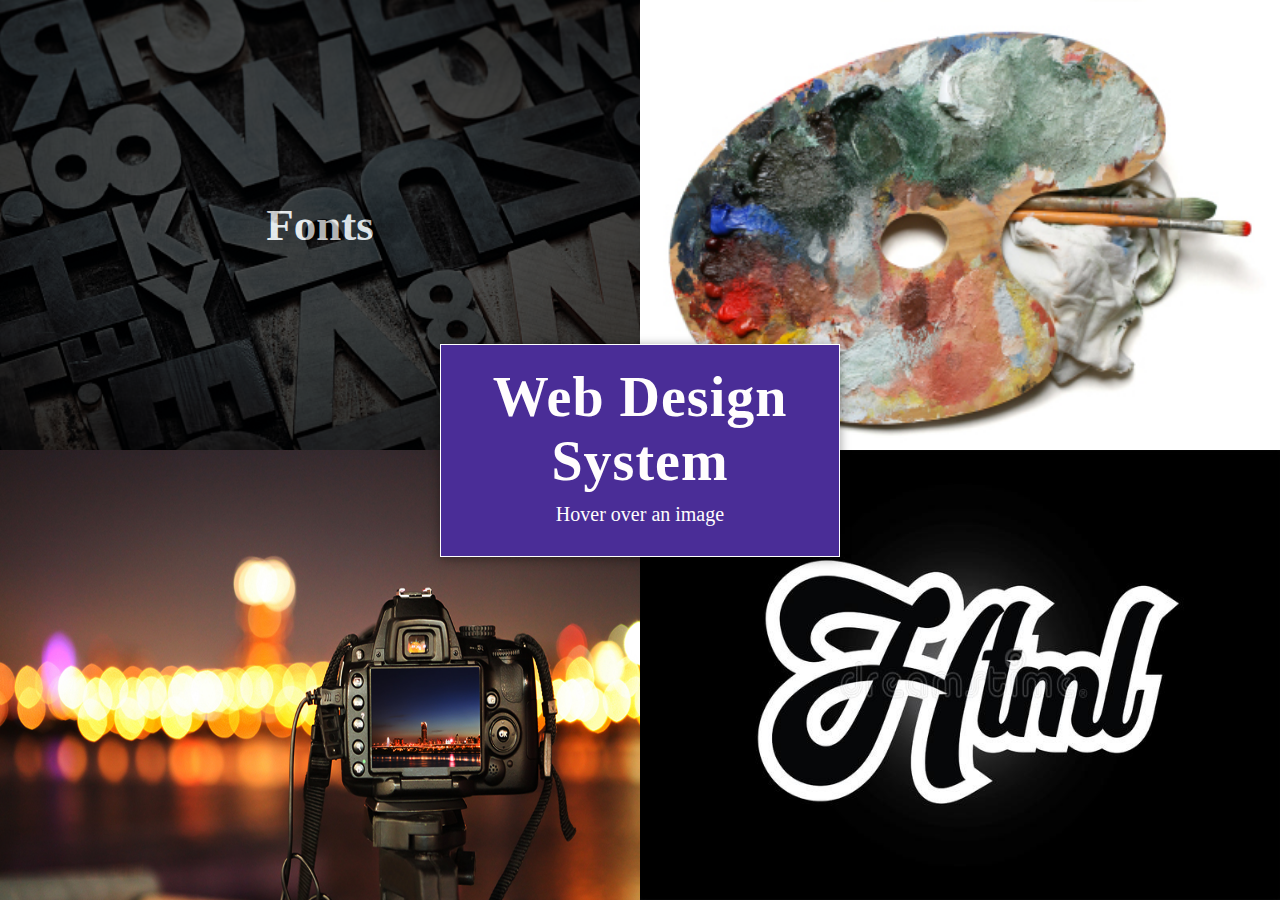
<file: index.html>
<!DOCTYPE html>
<html lang="en">
<head>
    <meta charset="UTF-8">
    <meta http-equiv="X-UA-Compatible" content="IE=edge">
    <meta name="viewport" content="width=device-width, initial-scale=1.0">
    <link rel="stylesheet" type="text/css" href="./css/styles.css" />
    <title>Document</title>
</head>
<body>
    <div class="container">
        <div id="content">
            <h1>Web Design System</h1>
            <p>Hover over an image</p>
        </div>
        <main id="main">
            <section id="text">
                <img src="./img/fonts.jpg" alt="fonts"/>
                <a href="./text.html">
                    <div class="overlay">
                        <h1>Fonts</h1>
                    </div>
                </a>
            </section>
            <section id="colour">
                <img src="./img/mixing-paint-colors-palette.jpg" alt="colors"/>
                <a href="./color.html">
                    <div class="overlay">
                        <h1>Colour</h1>
                    </div>
                </a>
            </section>
            <section id="images">
                <img src="./img/image.jpg" alt="images"/>  
                <a href="./images.html">
                    <div class="overlay">
                        <h1>Images</h1>
                    </div>
                </a>
            </section>
            <section id="soon">
                <img src="./img/black-white-html-hand-written-word-text-typography-logo-icon-design-iocn-color-can-be-used-branding-card-147084550.jpg" alt="colors"/>
                <a href="./text.html">
                    <div class="overlay">
                        <h1>Typography</h1>
                    </div>
                </a>
            </section>
        </main>
    </div>
</body>
</html>
</file>
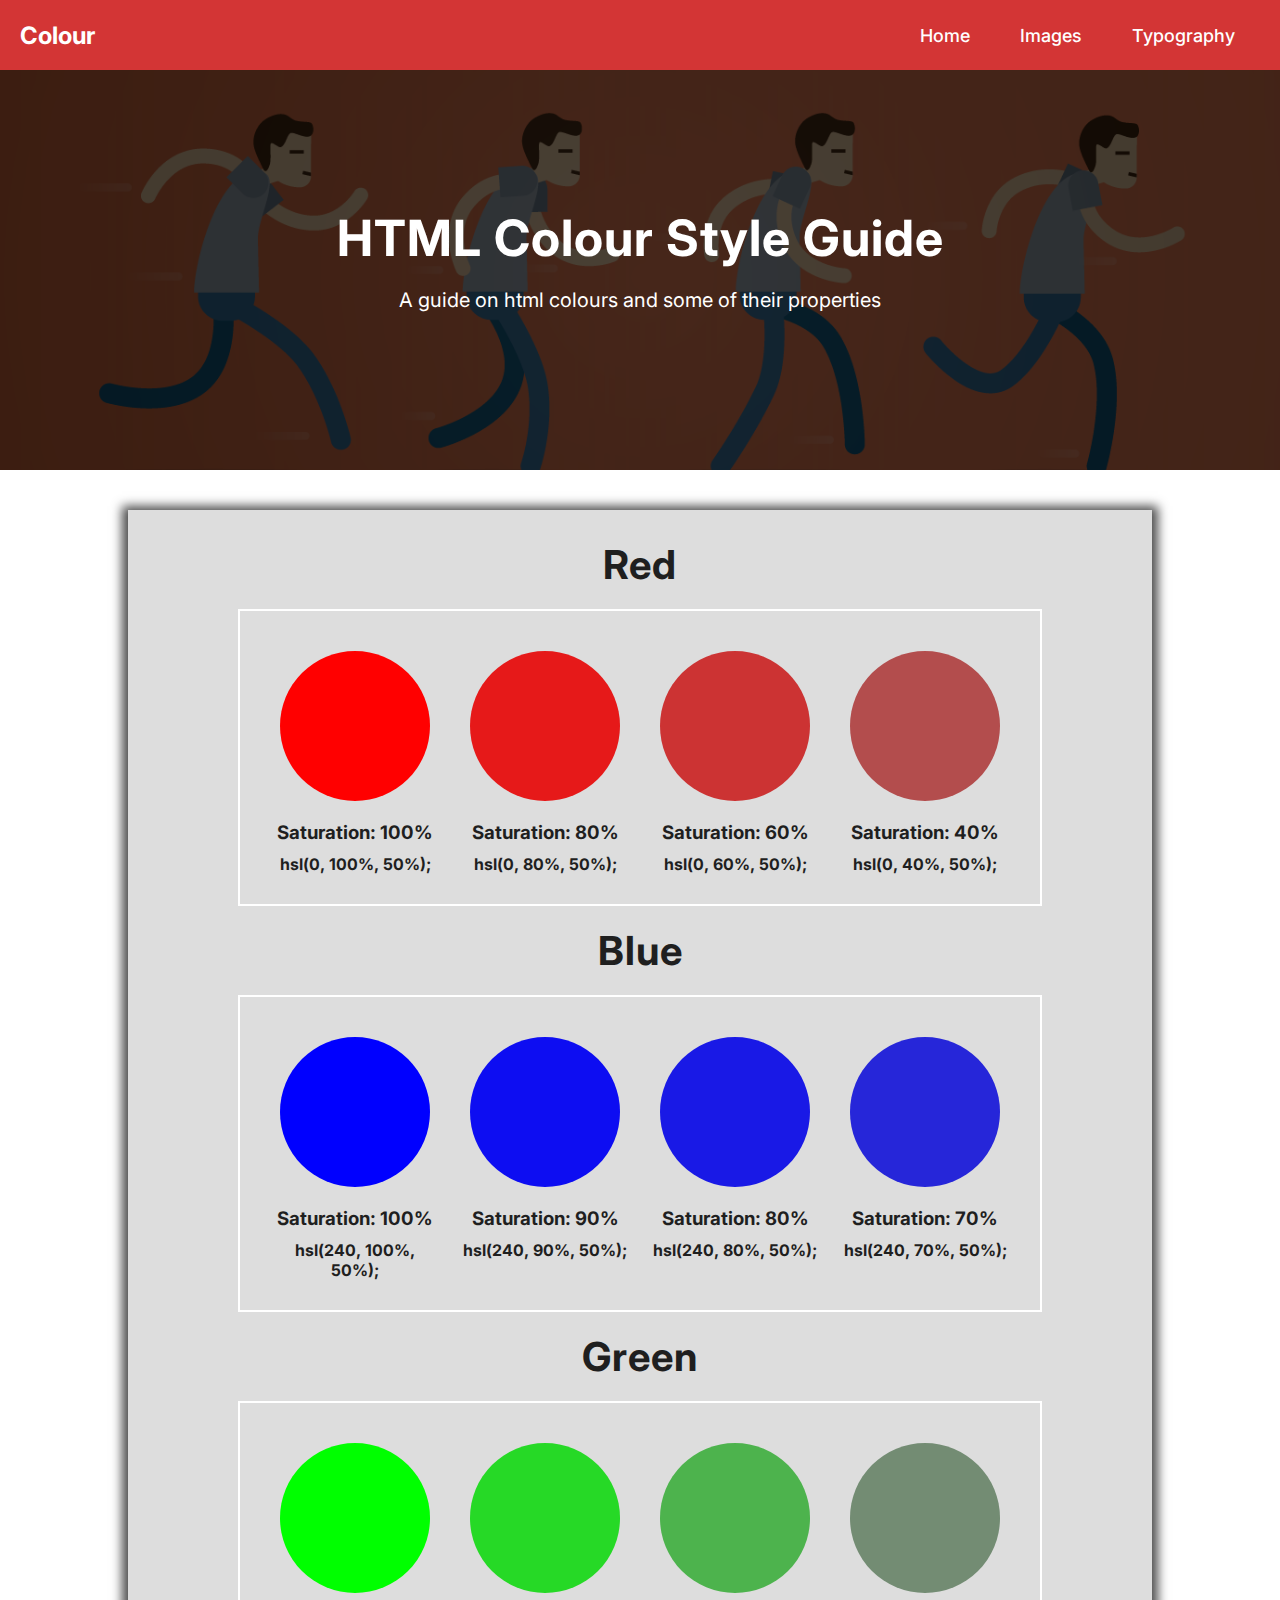
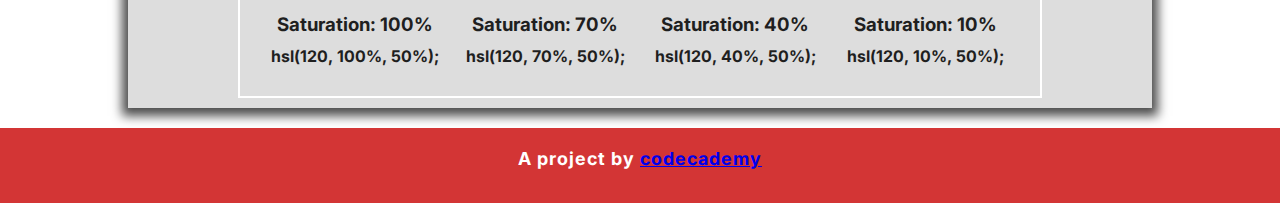
<file: color.html>
<!DOCTYPE html>
<html lang="en">
<head>
    <meta charset="UTF-8">
    <meta http-equiv="X-UA-Compatible" content="IE=edge">
    <meta name="viewport" content="width=device-width, initial-scale=1.0">
    <link rel="stylesheet" type="text/css" href="./css/style.css">
    <title>Colours</title>
</head>
<body>
    <header id="header">
        <div class="logo">
            <h2>Colour</h2>
        </div>
        <nav id="navbar">
            <ul>
                <li><a href="index.html">Home</a></li>
                <li><a href="images.html">Images</a></li>
                <li><a href="text.html">Typography</a></li>
            </ul>
        </nav>
    </header>
    <main id="main-content">
        <section id="hero-section">
            <h1>HTML Colour Style Guide</h1>
            <p>A guide on html colours and some of their properties</p>
        </section>
        <section id="content">
            <h2>Red</h2>
            <div class="color red">
                <figure>
                    <div class="display red-1"></div>
                    <figcaption>
                        <h3>Saturation: 100%</h3>
                        <p><strong>hsl(0, 100%, 50%);</strong></p>
                    </figcaption>
                </figure>
                <figure>
                    <div class="display red-2"></div>
                    <figcaption>
                        <h3>Saturation: 80%</h3>
                        <p><strong>hsl(0, 80%, 50%);</strong></p>
                    </figcaption>
                </figure>
                <figure>    
                    <div class="display red-3"></div>
                    <figcaption>
                        <h3>Saturation: 60%</h3>
                        <p><strong>hsl(0, 60%, 50%);</strong></p>
                    </figcaption>
                </figure>
                <figure>
                    <div class="display red-4"></div>
                    <figcaption>
                        <h3>Saturation: 40%</h3>
                        <p><strong>hsl(0, 40%, 50%);</strong></p>
                    </figcaption>
                </figure>
            </div>
            <h2>Blue</h2>
            <div class="color blue">
                <figure>
                    <div class="display blue-1"></div>
                <figcaption>
                    <h3>Saturation: 100%</h3>
                    <p><strong>hsl(240, 100%, 50%);</strong></p>
                </figcaption>
                </figure>
                <figure>
                    <div class="display blue-2"></div>
                    <figcaption>
                        <h3>Saturation: 90%</h3>
                        <p><strong>hsl(240, 90%, 50%);</strong></p>
                    </figcaption>
                </figure>
                <figure>    
                    <div class="display blue-3"></div>
                    <figcaption>
                        <h3>Saturation: 80%</h3>
                        <p><strong>hsl(240, 80%, 50%);</strong></p>
                    </figcaption>
                </figure>
                <figure>
                    <div class="display blue-4"></div>
                    <figcaption>
                        <h3>Saturation: 70%</h3>
                        <p><strong>hsl(240, 70%, 50%);</strong></p>
                    </figcaption>
                </figure>
            </div>
            <h2>Green</h2>
            <div class="color green">
                <figure>
                    <div class="display green-1"></div>
                <figcaption>
                    <h3>Saturation: 100%</h3>
                    <p><strong>hsl(120, 100%, 50%);</strong></p>
                </figcaption>
                </figure>
                <figure>
                    <div class="display green-2"></div>
                    <figcaption>
                        <h3>Saturation: 70%</h3>
                        <p><strong>hsl(120, 70%, 50%);</strong></p>
                    </figcaption>
                </figure>
                <figure>    
                    <div class="display green-3"></div>
                    <figcaption>
                        <h3>Saturation: 40%</h3>
                        <p><strong>hsl(120, 40%, 50%);</strong></p>
                    </figcaption>
                </figure>
                <figure>
                    <div class="display green-4"></div>
                    <figcaption>
                        <h3>Saturation: 10%</h3>
                        <p><strong>hsl(120, 10%, 50%);</strong></p>
                    </figcaption>
                </figure>
            </div>
        </section>
    </main>
    <footer id="footer">
        <h4>A project by <a href="https://www.codecademy.com" target="_blank">codecademy</a></h4>
    </footer>
</body>
</html>
</file>
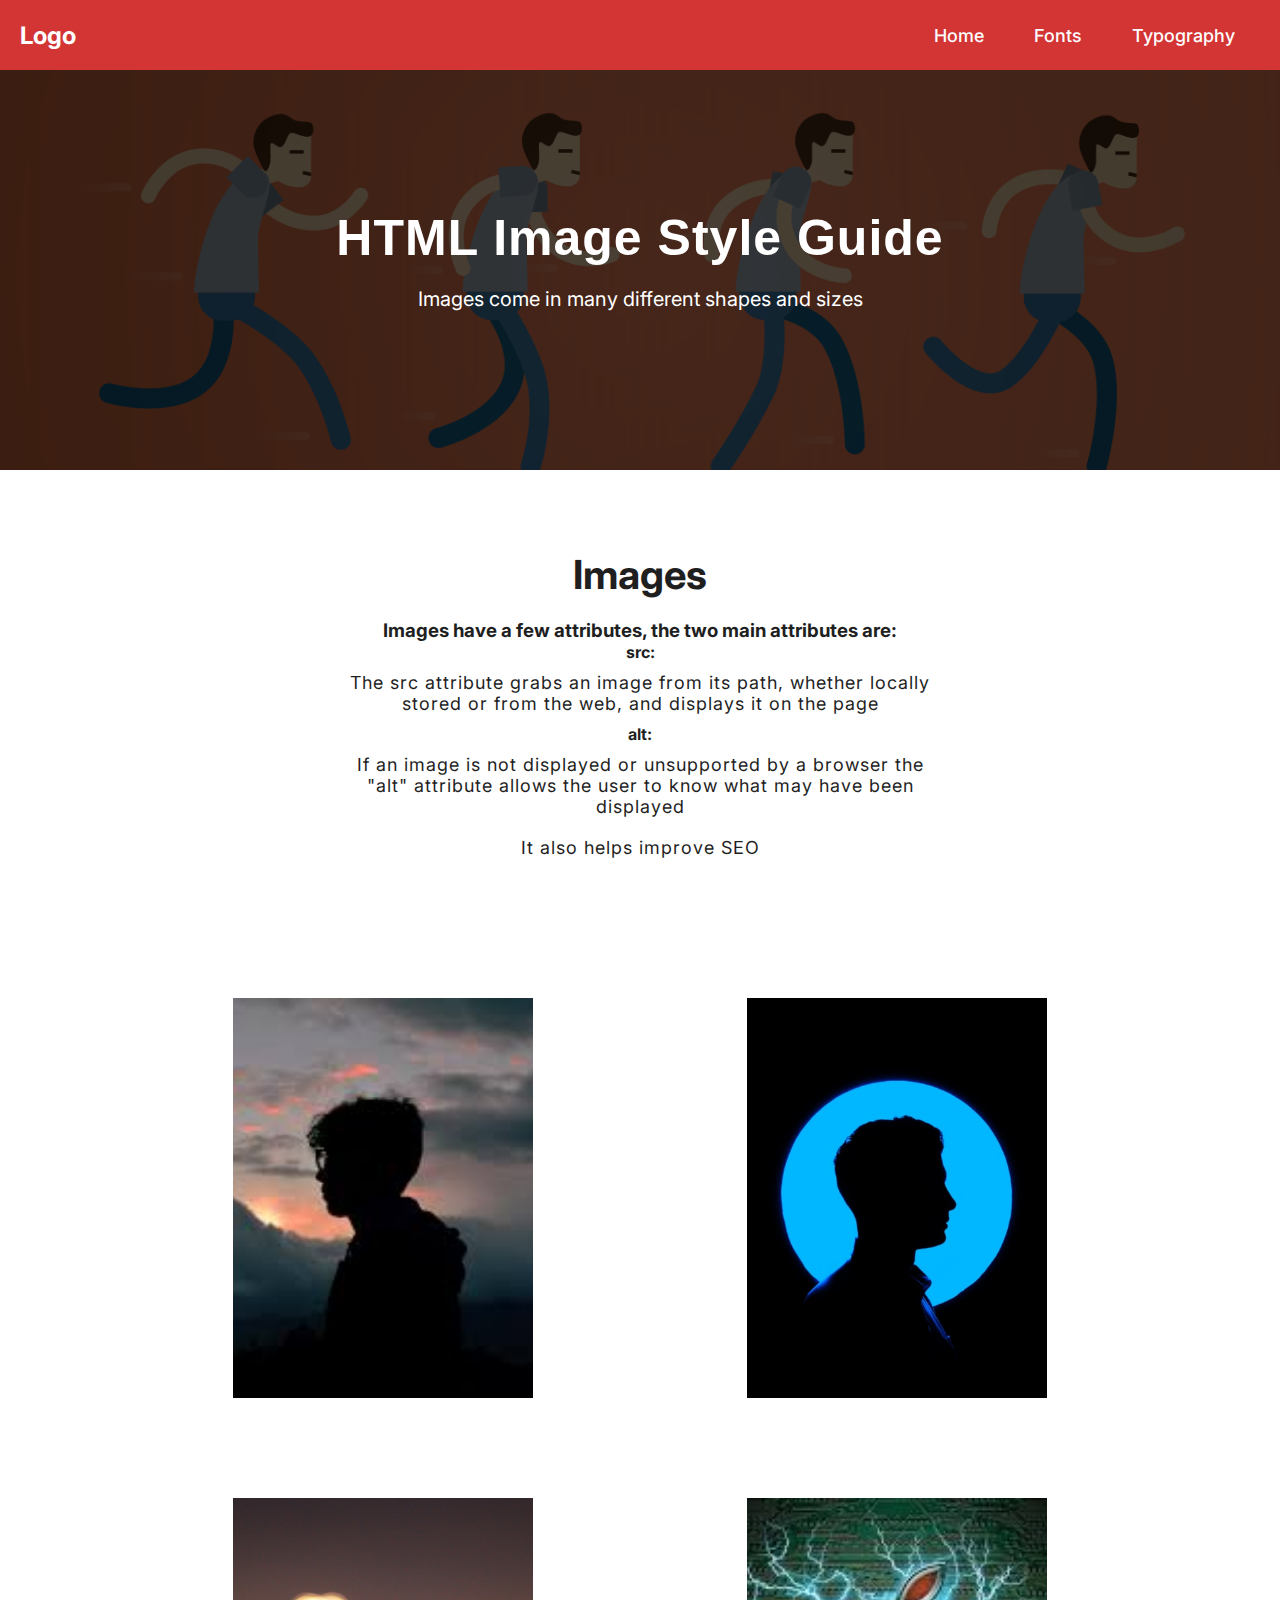
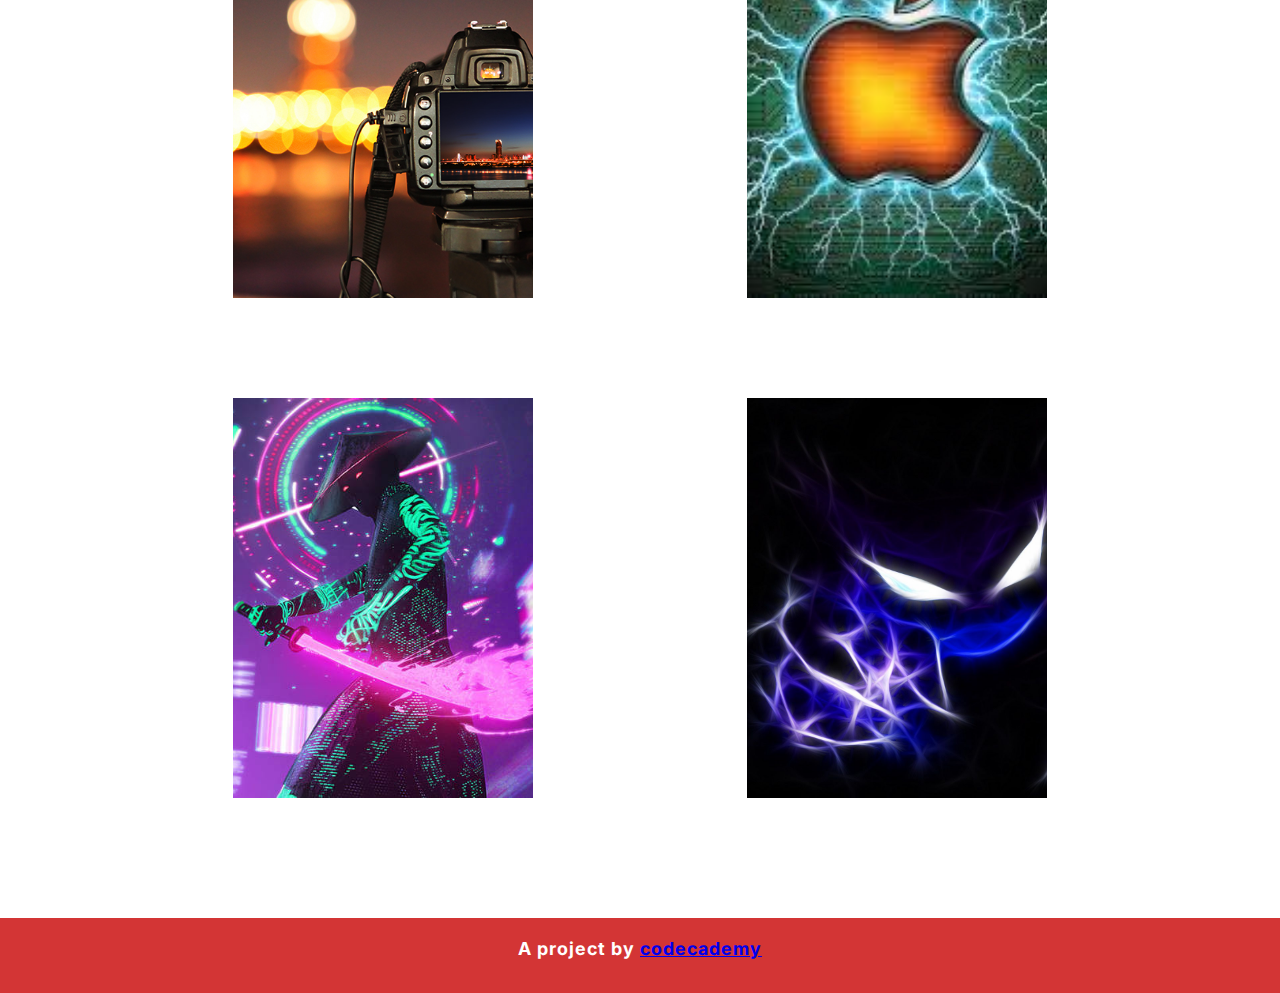
<file: images.html>
<!DOCTYPE html>
<html lang="en">
<head>
    <meta charset="UTF-8">
    <meta http-equiv="X-UA-Compatible" content="IE=edge">
    <meta name="viewport" content="width=device-width, initial-scale=1.0">
    <link rel="stylesheet" type="text/css" href="./css/images.css" />
    <link rel="stylesheet" type="text/css" href="./css/style.css" />
    <title>Document</title>
</head>
<body>
    <header id="header">
        <div class="logo">
            <h2>Logo</h2>
        </div>
        <nav id="navbar">
            <ul>
                <li><a href="index.html">Home</a></li>
                <li><a href="font.html">Fonts</a></li>
                <li><a href="text.html">Typography</a></li>
            </ul>
        </nav>
    </header>
    <main>
        <section id="hero-section">
            <h1>HTML Image Style Guide</h1>
            <p>Images come in many different shapes and sizes</p>
        </section>
        <section id="main-section">
            <h2>Images</h2>
            <div class="info">
                <ul>
                    <h3>Images have a few attributes, the two main attributes are:</h3>
                    <li><h4>src:</h4> <p>The src attribute grabs an image from its path, whether locally stored or from the web, and displays it on the page</p></li>
                    <li><h4>alt:</h4> <p>If an image is not displayed or unsupported by a browser the "alt" attribute allows the user to know what may have been displayed</p>
                    <p>It also helps improve SEO</p></li>
                </ul>
            </div>
            <div class="card-section">
                <div class="card card-1"></div>
                <div class="card card-2"></div>
                <div class="card card-3"></div>
                <div class="card card-4"></div>
                <div class="card card-5"></div>
                <div class="card card-6"></div>
            </div>
        </section>
    </main>
    <footer id="footer">
        <h4>A project by <a href="https://www.codecademy.com" target="_blank">codecademy</a></h4>
    </footer>
</body>
</html>
</file>
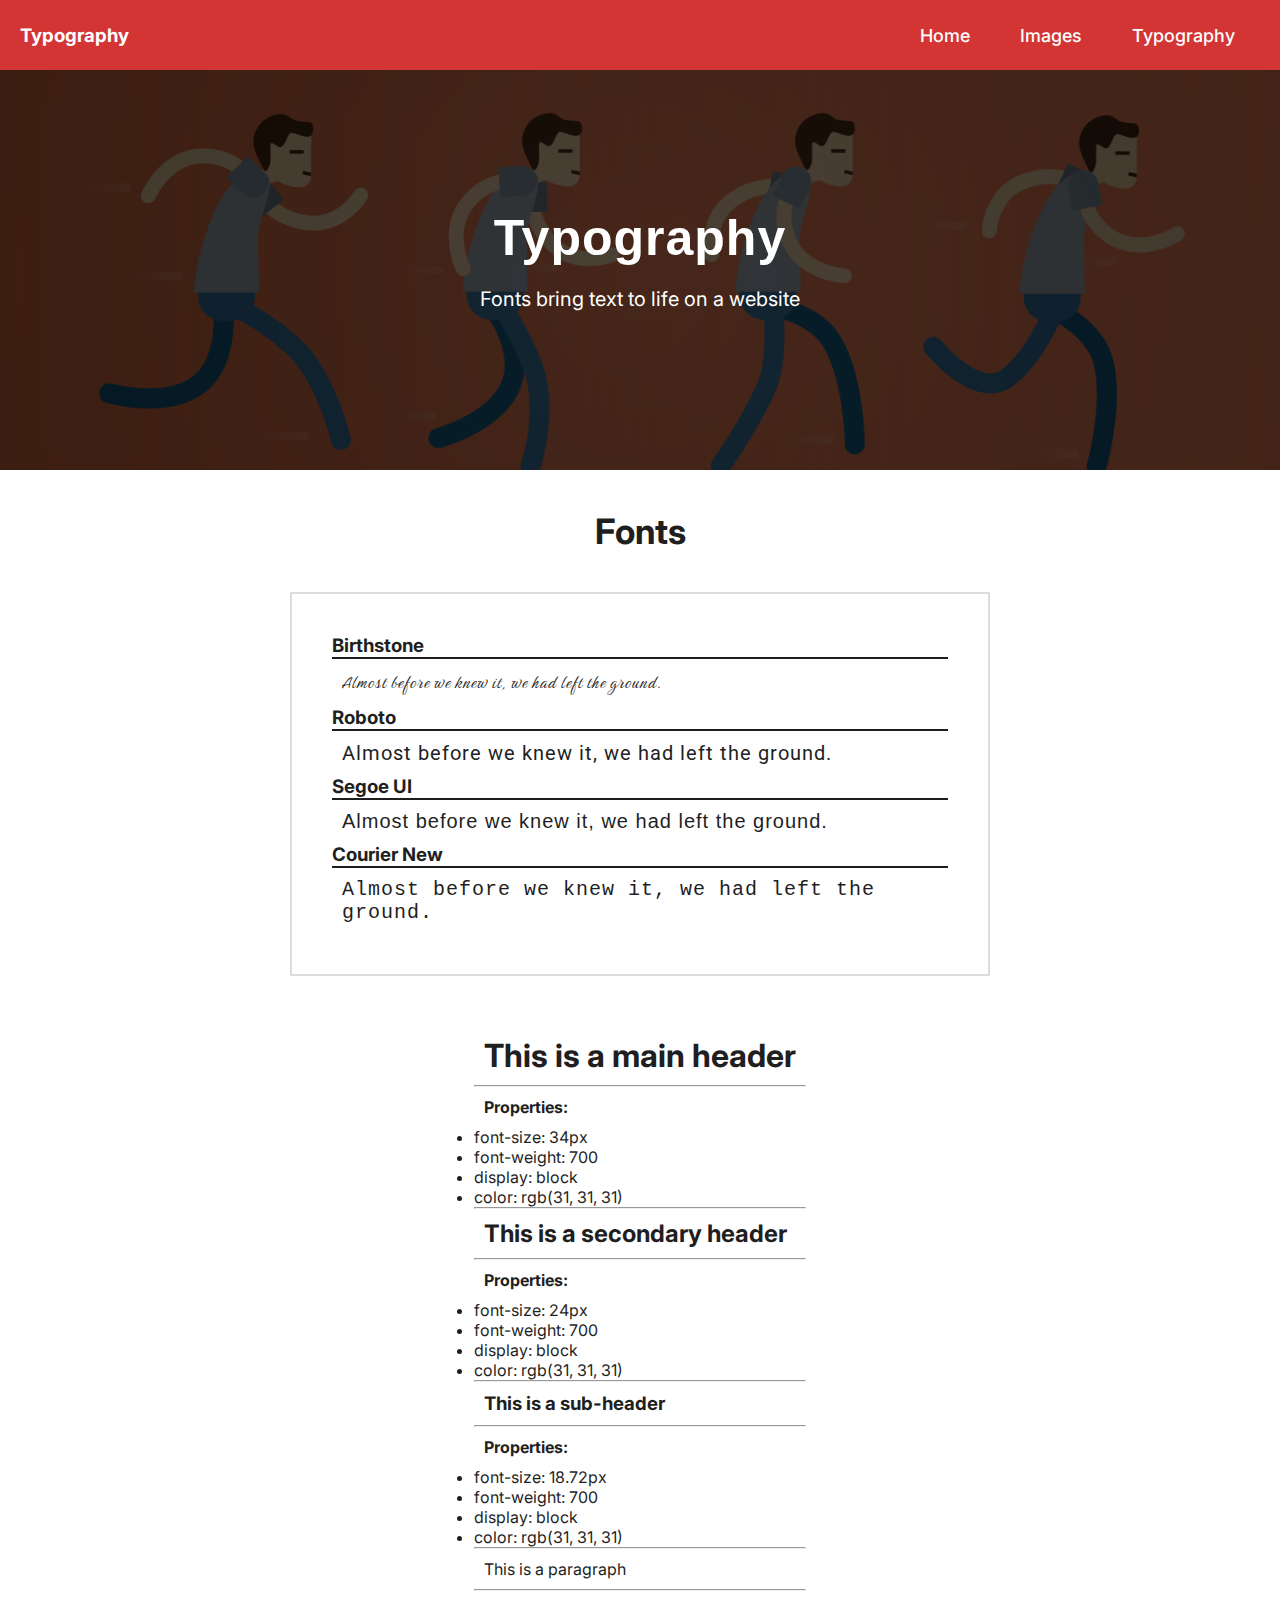
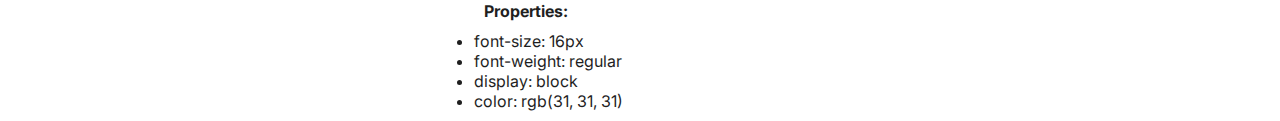
<file: text.html>
<!DOCTYPE html>
<html lang="en">
<head>
    <meta charset="UTF-8">
    <meta http-equiv="X-UA-Compatible" content="IE=edge">
    <meta name="viewport" content="width=device-width, initial-scale=1.0">
    <link rel="stylesheet" type="text/css" href="./css/images.css" />
    <link rel="stylesheet" type="text/css" href="./css/style.css" />
    <link rel="stylesheet" type="text/css" href="./css/font.css">    
    <title>Document</title>
</head>
<body>
    <header id="header">
        <div class="logo">
            <h3>Typography</h3>
        </div>
        <nav id="navbar">
            <ul>
                <li><a href="index.html">Home</a></li>
                <li><a href="images.html">Images</a></li>
                <li><a href="text.html">Typography</a></li>
            </ul>
        </nav>
    </header>
    <main id="main">
        <section id="hero-section">
            <h1>Typography</h1>
            <p>Fonts bring text to life on a website</p>
        </section>
        <section id="fonts-section">
            <h2>Fonts</h2>
            <div class="fonts">
                <h3 class="font-header">Birthstone</h3>
                <p class="font-1">Almost before we knew it, we had left the ground.</p>
                <h3 class="font-header">Roboto</h3>
                <p class="font-2">Almost before we knew it, we had left the ground.</p>
                <h3 class="font-header">Segoe UI</h3>
                <p class="font-3 sentence">Almost before we knew it, we had left the ground.</p>
                <h3 class="font-header">Courier New</h3>
                <p class="font-4">Almost before we knew it, we had left the ground.</p>
            </div>
        </section>
        <section id="typography">
            <div class="typo">
                <h1>This is a main header</h1>
                <hr/>
                <h4>Properties:</h4>
                <ul>
                    <li>font-size: 34px</li>
                    <li>font-weight: 700</li>
                    <li>display: block</li>
                    <li>color: rgb(31, 31, 31)</li>
                </ul>
                <hr/>
                <h2>This is a secondary header</h2>
                <hr/>
                <h4>Properties:</h4>
                <ul>
                    <li>font-size: 24px</li>
                    <li>font-weight: 700</li>
                    <li>display: block</li>
                    <li>color: rgb(31, 31, 31)</li>
                </ul>
                <hr/>
                <h3>This is a sub-header</h3>
                <hr/>
                <h4>Properties:</h4>
                <ul>
                    <li>font-size: 18.72px</li>
                    <li>font-weight: 700</li>
                    <li>display: block</li>
                    <li>color: rgb(31, 31, 31)</li>
                </ul>
                <hr/>
                <p>This is a paragraph</p>
                <hr/>
                <h4>Properties:</h4>
                <ul>
                    <li>font-size: 16px</li>
                    <li>font-weight: regular</li>
                    <li>display: block</li>
                    <li>color: rgb(31, 31, 31)</li>
                </ul>
            </div>
        </section>
    </main>
</body>
</html>
</file>
<file: css/styles.css>
* {
    margin: 0;
    padding: 0;
    box-sizing: border-box;
}

body {
    font-family: 'Microsoft JhengHei';
    color: #1d1d1d;
}

#main {
    width: 100%;
    display: flex;
    flex-wrap: wrap;
    flex-direction: row;
}

.container {
    display: flex;
    align-items: center;
    justify-content: center;
}

#main > section {
    width: 50%;
    height: 50vh;
}

h1 {
    font-size: 45px;
}

a {
    text-decoration: none;
    color: #ffffff;
}

#main h1 {
    color: rgb(252, 252, 252);
    position: absolute;
    top: 50%;
    left: 50%;
    -webkit-transform: translate(-50%, -50%);
    -ms-transform: translate(-50%, -50%);
    transform: translate(-50%, -50%);
    text-align: center;
}

#content {
    border: 1px solid #fff;
    box-shadow: 0 2px 10px rgba(0, 0, 0, 0.4);
    background-color: #4a2d97;
    padding: 20px;
    position: absolute;
    text-align: center;
    width: 400px;
    height:auto;
    
    z-index: 2;
    color: rgb(255, 253, 253);
}

#content h1 {
    letter-spacing: 1px;
    font-size: 3.5rem;
    font-family:Cambria, Cochin, Georgia, Times, 'Times New Roman', serif
}

#content p {
    padding: 10px;
    font-size: 20px;
}

#text,
#colour,
#images,
#soon {
    position: relative;
    display: flex;
    align-items: center;
    justify-content: center;
    cursor: pointer;
}

#text img,
#colour img,
#images img,
#soon img {
    width: 100%;
    height: 100%;
}

#image {
    background-size: cover;
    background-repeat: no-repeat;
    background-position: center center;
}

.overlay {
    position: absolute;
    left: 0;
    right: 0;
    bottom: 0;
    background-color: #000000;
    opacity: 0.7;
    width: 100%;
    height: 100%;
    overflow: hidden;
    -webkit-transform: scale(0);
    -ms-transform: scale(0);
    transform: scale(0);
    -webkit-transition: .5s ease;
    transition: .5s ease;
}

#text:hover .overlay,
#colour:hover .overlay,
#images:hover .overlay,
#soon:hover .overlay {
    -webkit-transform: scale(1);
    -ms-transform: scale(1);
    transform: scale(1);
}
</file>
<file: css/style.css>
@import url('https://fonts.googleapis.com/css2?family=Inter&display=swap');

* {
    margin: 0;
    padding: 0;
    box-sizing: border-box;
}

body {
    color: #1f1f1f;
    font-family: 'Inter', sans-serif;
}

#header {
    display: flex;
    justify-content: space-between;
    align-items: center;
    max-width: 100%;
    padding: 20px;
    height: 70px;
    background-color: #d33535;
}

#header .logo {
    color: #ffffff;
}
/* 
#navbar {
    
} */

#navbar ul {
    display: flex;
    list-style-type: none;
}

#navbar ul li {
    padding: 0 20px;
    font-size: 16px;
}

#navbar ul li a {
    color: #ffffff;
    font-size: 18px;
    font-weight: 500;
    text-decoration: none;
    padding: 5px;
}

#navbar ul li a:hover {
    border-bottom: 2px solid hsl(125, 100%, 60%);
}

#hero-section {
    position: relative;
    display: flex;
    flex-direction: column;
    align-items: center;
    justify-content: center;
    height: 400px;
    width: 100%;
    background: url('../img/animated-gif-man-in-motion.png');
    background-position: center center;
    background-repeat: no-repeat;
    background-size: cover;
    margin-bottom: 40px;
}

#hero-section::before {
    position: absolute;
    content: "";
    background-color: #000000;
    opacity: 0.7;
    top: 0;
    left: 0;
    bottom: 0;
    right: 0;
    width: 100%;
    height: 100%;
}

#hero-section h1 {
    font-size: 50px;
    font-weight: 700;
    letter-spacing: 1px;
    color: #fff;
    z-index: 2;
}

#hero-section p {
    font-size: 20px;
    padding: 20px;
    color: #fff;
    z-index: 2;
}

.color {
    display: flex;
    width: 100%;
    padding: 50px;
}

#content {
    margin: 20px auto;
    background-color: #ddd;
    display: flex;
    flex-direction: column;
    align-items: center;
    padding: 10px;
    width: 80%;
    box-shadow: 0 2px 10px 6px rgba(0, 0, 0, 0.7);
}

#content h2 {
    padding: 20px 0;
    font-size: 40px;
    letter-spacing: 1px;
}

.color {
    /* background-color: hsl(0, 0%, 11%); */
    padding: 20px;
    width: 80%;
    display: flex;
    justify-content: space-evenly;
    margin: auto;
    border: 2px solid rgb(255, 255, 255);
}

.display {
    margin: 20px;
    width: 150px;
    height: 150px;
    border-radius: 50%;
}

figcaption p {
    text-align: center;
    padding: 10px;
}

.red-1 {
    background-color: hsl(0, 100%, 50%);
    text-align: center;
}

.red-2 {
    background-color:hsl(0, 80%, 50%);
}

.red-3 {
    background-color:hsl(0, 60%, 50%);
}

.red-4 {
    background-color:hsl(0, 40%, 50%);
}

.blue-1 {
    background-color:hsl(240, 100%, 50%);
}

.blue-2 {
    background-color:hsl(240, 90%, 50%);
}

.blue-3 {
    background-color:hsl(240, 80%, 50%);
}

.blue-4 {
    background-color:hsl(240, 70%, 50%);
}

.green-1 {
    background-color: hsl(120, 100%, 50%);
}

.green-2 {
    background-color: hsl(120, 70%, 50%);
}

.green-3 {
    background-color: hsl(120, 40%, 50%);
}

.green-4 {
    background-color: hsl(120, 10%, 50%);
}

figcaption > h3 {
    text-align: center;
}

#footer {
    width: 100%;
    padding: 20px;
    text-align: center;
    height: 75px;
    background-color: #d33535;
    letter-spacing: 1px;
    font-size: 18px;
    color: #fff;
}

.card img {
    background-size: cover;
    width: 100%;
    height: 100%;
}
</file>
<file: css/images.css>
* {
    margin: 0;
    padding: 0;
    box-sizing: border-box;
}

body {
    font-family: 'Inter', sans-serif;
}

#hero-section h1 {
    font-family: sans-serif;
    font-size: 40px;
    letter-spacing: 1px;
}

.info {
    display: flex;
    width: 50%;
    text-align: center;
}

.info ul {
    list-style: none;
}

.info p {
    padding: 10px;
    letter-spacing: 1px;
    font-size: 18px;
}

#main-section {
    padding: 20px;
    text-align: center;
    display: flex;
    flex-direction: column;
    align-items: center;
    justify-content: center;
}

#main-section h2 {
    width: 100%;
    padding: 20px 0;
    /* font-family: monospace; */
    font-size: 40px;
    /* padding: 20px 0; */
}

.card-section {
    margin-top: 30px;
    
    width: 100%;
    padding: 50px;
    display: flex;
    flex-wrap: wrap;
    flex-direction: row;
    /* height: 950px; */
    justify-content: space-evenly;
}

.card {
    background-color: rgb(219, 219, 219);
    width: 300px;
    height: 400px;
    margin: 50px;
}

.card img {
    width: 100%;
}

.card-1 {
    background: url('../img/download.jfif');
    background-position: center center;
    background-size: cover;
}

.card-2 {
    background: url('../img/photo-1511367461989-f85a21fda167.jfif');
    background-position: center center;
    background-size: cover;
}

.card-3 {
    background: url('../img/image.jpg');
    background-position: center center;
    background-size: cover;
}

.card-4 {
    background: url('../img/images.jfif');
    background-position: center center;
    background-size: cover;
}

.card-5 {
    background: url('../img/samurai.jpg');
    background-position: center center;
    background-size: cover;
}

.card-6 {
    background: url('../img/shadow.jpg');
    background-position: center center;
    background-size: cover;
}
</file>
<file: css/font.css>
@import url('https://fonts.googleapis.com/css2?family=Roboto&display=swap');
@import url('https://fonts.googleapis.com/css2?family=Birthstone&display=swap');

#fonts-section {
    display: flex;
    flex-direction: column;
    justify-content: center;
    align-items: center;
}

.fonts {
    padding: 40px;
    border: 2px solid #ddd;
    width: 700px;
    margin: 40px;
}

#fonts-section h2 {
    font-size: 35px;
}

.fonts h3 {
    border-bottom: 2px solid #1d1d1d;
}

.fonts p {
    font-size: 20px;
    padding: 10px;
    letter-spacing: 1px;
}

.font-1 {
    font-family: 'Birthstone', cursive;
}

.font-2 {
    font-family: 'Roboto', sans-serif;
}

.font-3 {
    font-family:'Segoe UI', Tahoma, Geneva, Verdana, sans-serif;
}

.font-4 {
    font-family: 'Courier New', Courier, monospace;
}

#typography {
    display: flex;
    flex-direction: column;
    align-items: center;
}

.typo {
    padding: 10px;
}

#typography h1 {
    font-size: 32px;
}

.typo p,
.typo h1,
.typo h2,
.typo h3,
.typo h4 {
    padding: 10px;
}
</file>
